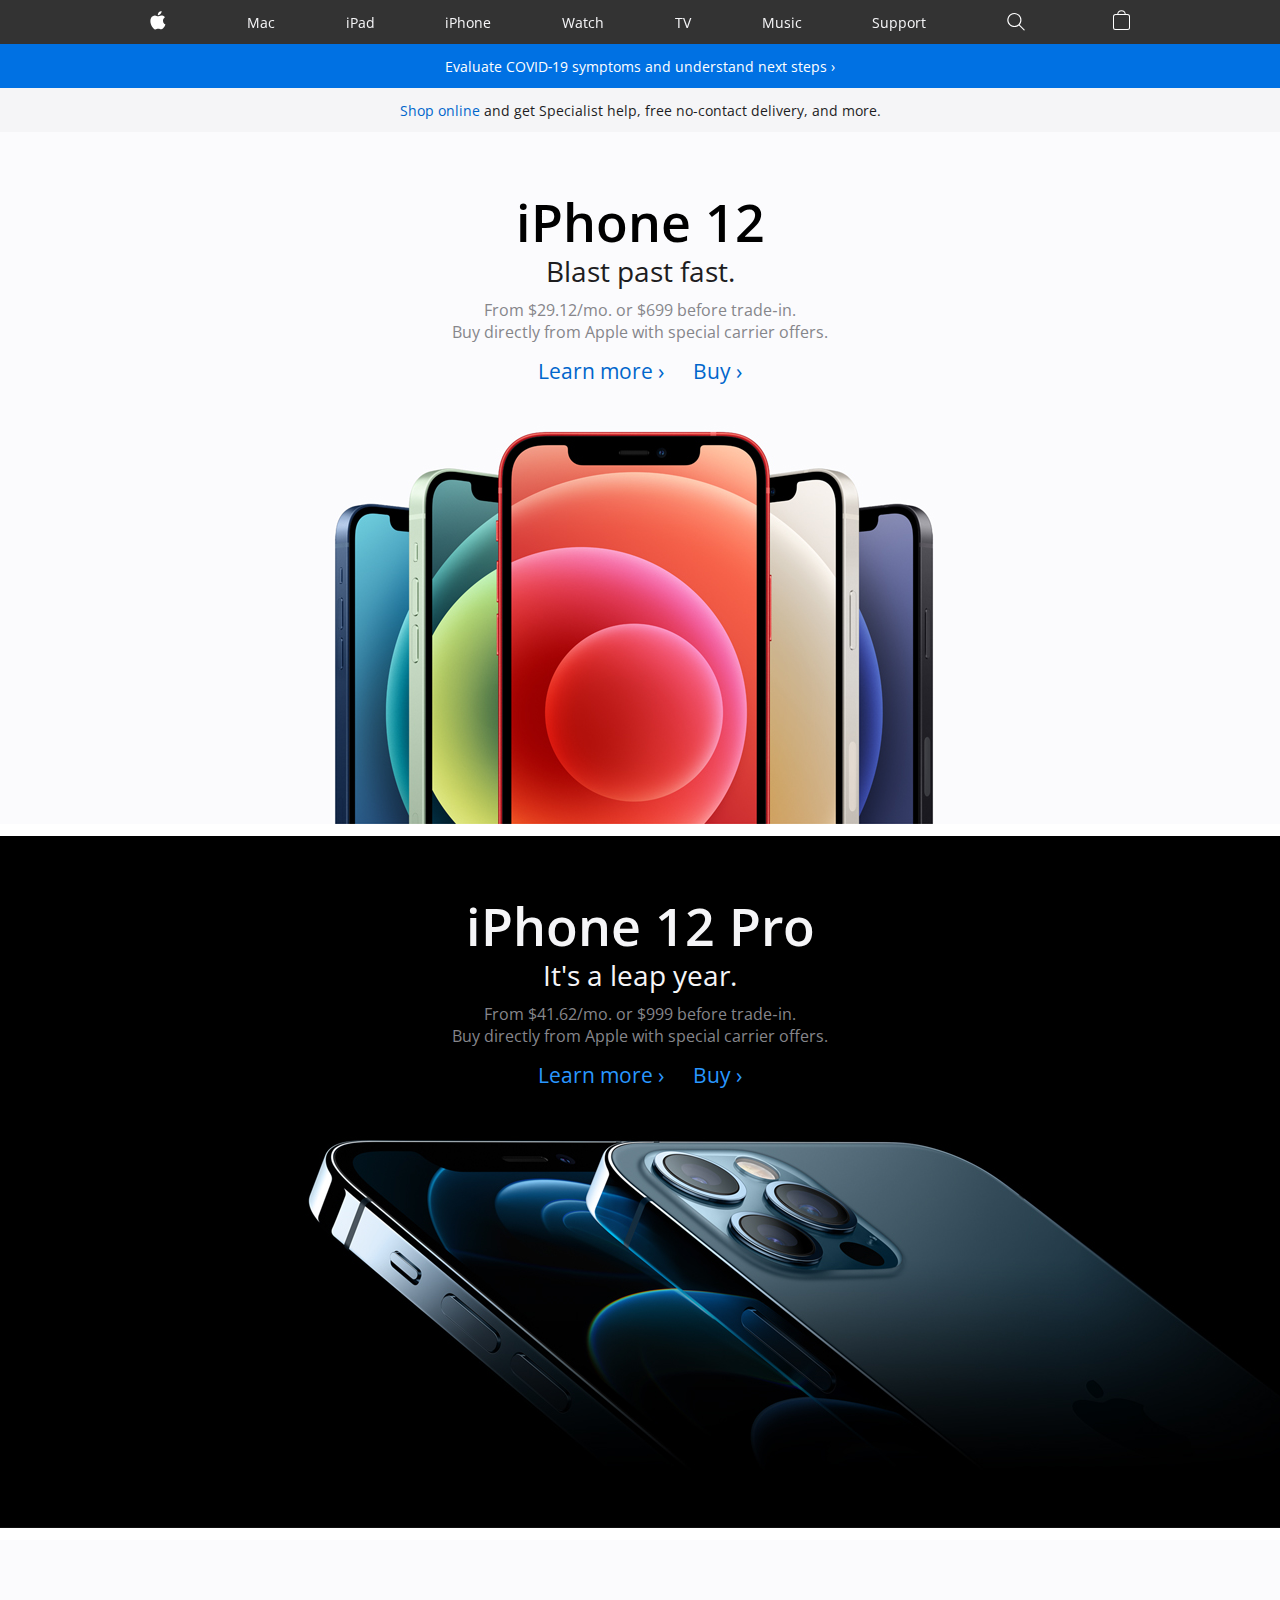
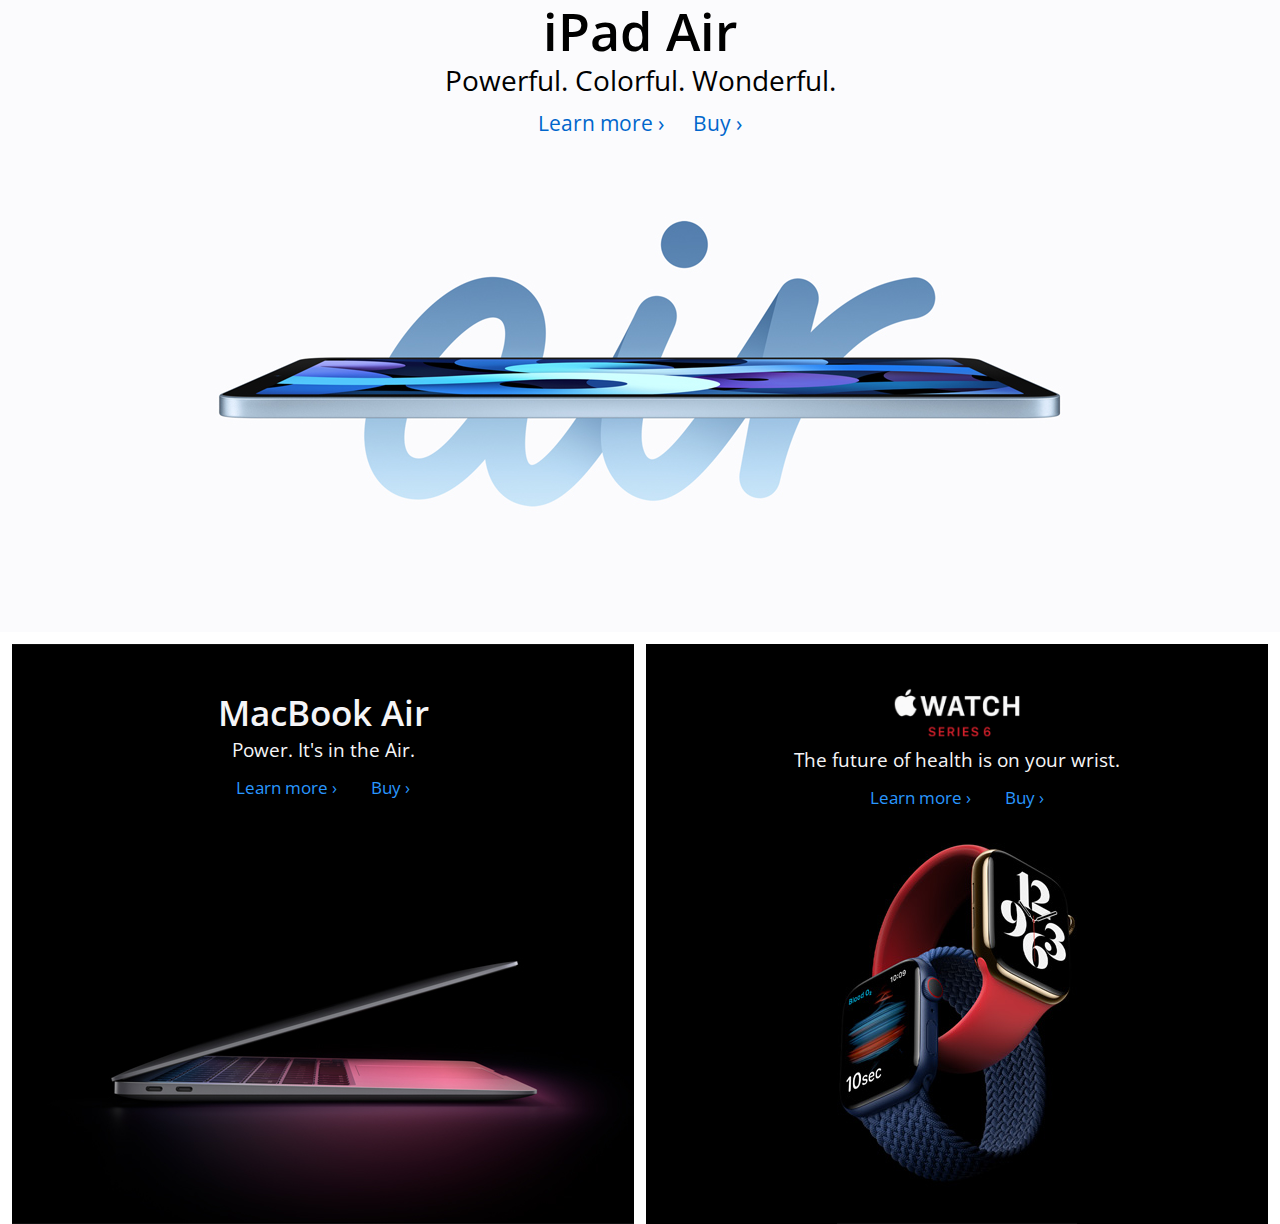
<file: AppleDesktop/index.html>
<!DOCTYPE html>
<html>
  <head>
	<link rel="preconnect" href="https://fonts.gstatic.com" />
	<link
	  href="https://fonts.googleapis.com/css2?family=Open+Sans:wght@400;700&display=swap"
	  rel="stylesheet"
	/>
	<link rel="stylesheet" href="styles.css" />
  </head>
  <body>
	<nav>
	  <div class="nav-container">
		<ul class="navbar-links">
		  <li id="logo"><a href="#"></a></li>
		  <li><a href="#">Mac</a></li>
		  <li><a href="#">iPad</a></li>
		  <li><a href="#">iPhone</a></li>
		  <li><a href="#">Watch</a></li>
		  <li><a href="#">TV</a></li>
		  <li><a href="#">Music</a></li>
		  <li><a href="#">Support</a></li>
		  <li id="search"><a href="#"></a></li>
		  <li id="bag"><a href="#"></a></li>
		</ul>
	  </div>
	</nav>
	<section class="covid">
	  <a href="#"
		>Evaluate COVID‑19 symptoms and understand next steps &#8250;</a
	  >
	</section>
	<section class="shop-online">
	  <p>
		<a href="#">Shop online</a> and get Specialist help, free no-contact
		delivery, and more.
	  </p>
	</section>
	<main>
	  <section class="iphone">
		<div class="iphone-text">
		  <h2>iPhone 12</h2>
		  <h3>Blast past fast.</h3>
		  <p>From $29.12/mo. or $699 before trade‑in.</p>
		  <p>Buy directly from Apple with special carrier offers.</p>
		  <div class="links-slides">
			<a href="#">Learn more &#8250;</a>
			<a href="#">Buy &#8250;</a>
		  </div>
		</div>
	  </section>
	  <section class="iphone_pro">
		<div class="iphone_pro-text">
		  <h2>iPhone 12 Pro</h2>
		  <h3>It's a leap year.</h3>
		  <p>From $41.62/mo. or $999 before trade‑in.</p>
		  <p>Buy directly from Apple with special carrier offers.</p>
		  <div class="links-slides">
			<a href="#">Learn more &#8250;</a>
			<a href="#">Buy &#8250;</a>
		  </div>
		</div>
	  </section>
	  <section class="ipad">
		<div class="ipad-text">
		  <h2>iPad Air</h2>
		  <h3>Powerful. Colorful. Wonderful.</h3>
		  <div class="links-slides">
			<a href="#">Learn more &#8250;</a>
			<a href="#">Buy &#8250;</a>
		  </div>
		</div>
	  </section>
	  <section class="first-row">
		<div class="card-left">
		  <div class="card-left-text">
			<h4>MacBook Air</h4>
			<h5>Power. It's in the Air.</h5>
			<div class="links-cards">
			  <a href="#">Learn more &#8250;</a>
			  <a href="#">Buy &#8250;</a>
			</div>
		  </div>
		</div>
		<div class="card-right">
		  <div class="card-right-text">
			<h4 class="one"></h4>
			<h5>The future of health is on your wrist.</h5>
			<div class="links-cards">
			  <a href="#">Learn more &#8250;</a>
			  <a href="#">Buy &#8250;</a>
			</div>
		  </div>
		</div>
	  </section>
	</main>
  </body>
</html>
</file>
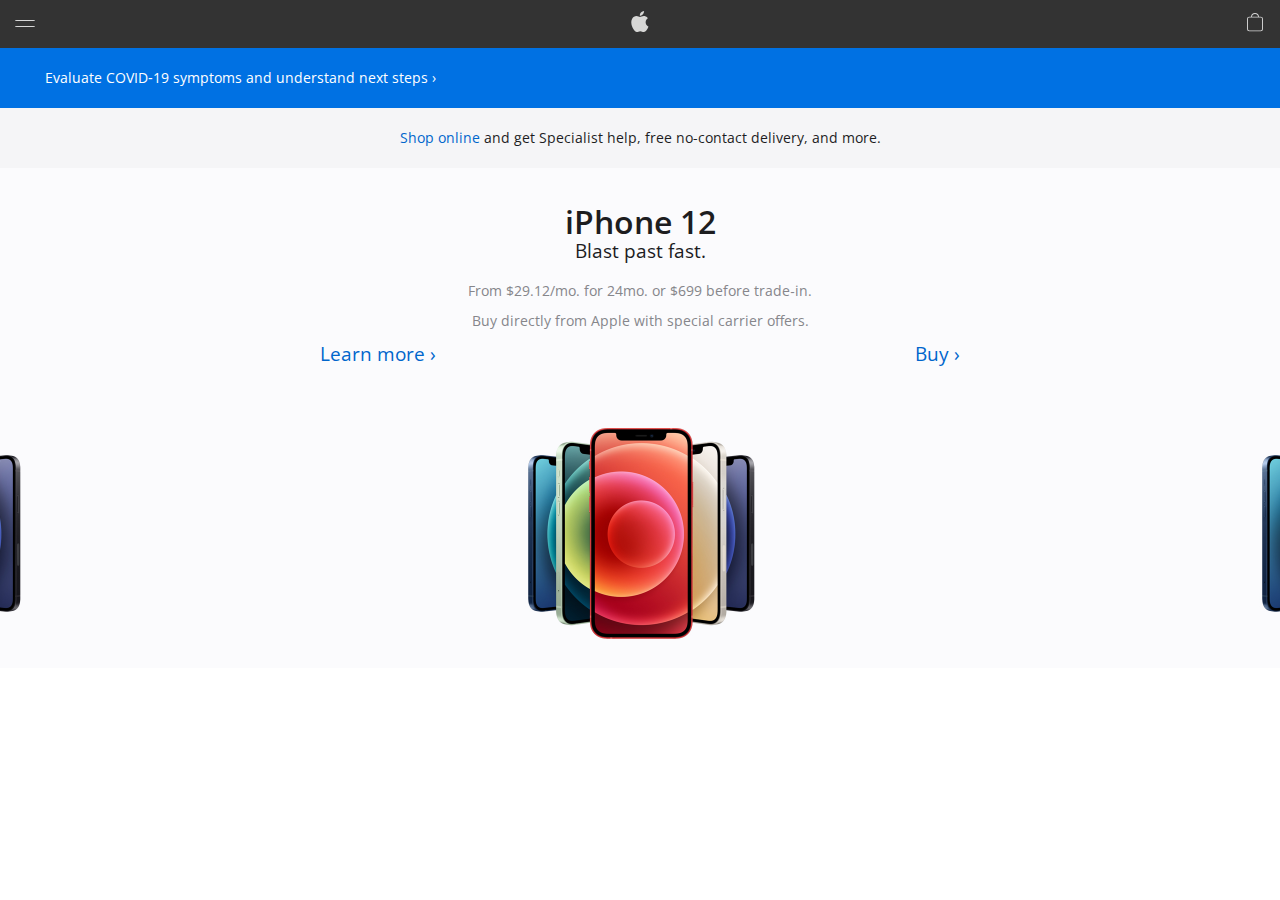
<file: AppleMobile/index.html>
<!DOCTYPE html>
<html>
  <head>     
    <meta name="viewport" content="width=device-width, initial-scale=1.0">
    <link rel="preconnect" href="https://fonts.gstatic.com" />
    <link rel="stylesheet" href="https://fonts.googleapis.com/css2?family=Open+Sans:wght@400;700&display=swap" />
    <link rel="stylesheet" href="styles/resets.css">
    <link rel="stylesheet" href="styles/styles.css">
  </head>
  <body>
    <input id="dropdown-menu" type="checkbox" value="">
    <nav>
      <ul class="navbar-links">
        <li id="menu-icon">
          <label for="dropdown-menu">
            <svg viewBox="0 0 100 60" width="20" height="30">
              <rect y="15" width="100" height="5" rx="8"></rect>
              <rect y="45" width="100" height="5" rx="8"></rect>
            </svg>
          </label>
        </li>
        <li id="logo-icon"></li>
        <li id="basket-icon"></li>
      </ul>
      <div class="menu">
        <div class="search-container">
          <div class="search-box">
            <span>Search apple.com</span>
          </div>
        </div>
        <hr>
        <div class="menu-list">
          <ul>
            <li>Mac</li>
            <li>iPad</li>
            <li>iPhone</li>
            <li>Watch</li>
            <li>TV</li>
            <li>Music</li>
            <li>Support</li>
          </ul>
        </div>
      </div>
    </nav>
    <section class="covid-bar">
      <a href="#">Evaluate COVID‑19 symptoms and understand next steps ›</a>
    </section>
    <section class="shop-bar">
      <p><a href="#">Shop online</a> and get Specialist help, free no-contact delivery, and more.</p>
    </section>
    <main>
      <section class="iphone">
        <div class="iphone-text">
          <h2>iPhone 12</h2>
          <h3>Blast past fast.</h3>
          <p>From $29.12/mo. for 24mo. or $699 before trade‑in.</p>
          <p>Buy directly from Apple with special carrier offers.</p>
          <div class="links-slides">
            <a href="#">Learn more &#8250;</a>
            <a href="#">Buy &#8250;</a>
          </div>
        </div>
      </section>
    </main>
  </body>
</html>
</file>
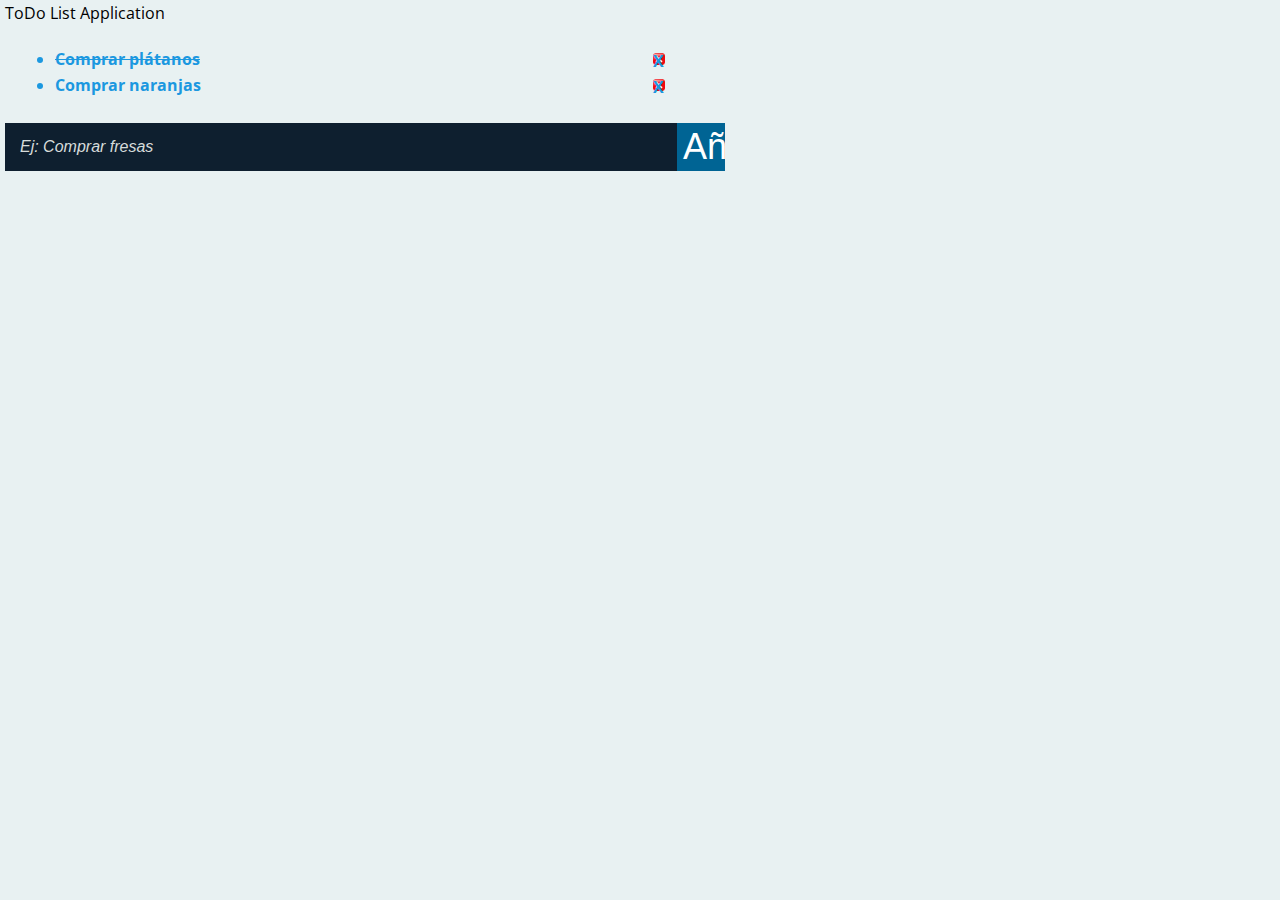
<file: ToDoList/index.html>
<!DOCTYPE html>
<html>
  <head>
    <meta charset="UTF-8">
    <meta name="viewport" content="width=device-width, initial-scale=1">
    <title>To Do List Application</title>
    <link rel="stylesheet" href="styles/resets.css">
    <link rel="preconnect" href="https://fonts.gstatic.com">
    <link href="https://fonts.googleapis.com/css2?family=Open+Sans:wght@400;700&display=swap" rel="stylesheet"> 
    <link rel="stylesheet" href="styles/styles.css">
    <script src="js/scripts.js"></script>
  </head>
  <body>
    <div class="container">
      <h1>ToDo List Application</h1>
      <div class="list__container">
        <ul>
          <div class="list__item-container">
            <li class="list__item list__item-completed">Comprar plátanos</li>
            <span>X</span>
          </div>
          <div class="list__item-container">
            <li class="list__item">Comprar naranjas</li>
            <span>X</span>
          </div>
        </ul>
      </div>
      <div class="form__container">
        <form id="todo__form">
          <input type="text" placeholder="Ej: Comprar fresas">
          <input type="submit" value="Añadir tarea">
        </form>
      </div>
    </div>
  </body>
</html>
</file>
<file: AppleDesktop/styles.css>
html {
    box-sizing: border-box;
}

*, *:before, *:after {
    box-sizing: inherit;
}

* {
    margin:0;
    padding: 0;
}

body {
    font-family: 'Open Sans', sans-serif;
    margin: 0;
  }

/***************************************
    MENÚ DE NAVEGACIÓN 
***************************************/
nav {
    width: 100%;
    background-color: rgba(0, 0, 0, 0.8);
    color: #f5f5f7;
    font-size: 14px;
    backdrop-filter: blur(20px);
    position: fixed;
    top: 0;
}

.nav-container {
    width: 1000px;
    height: 44px;
    display: flex;
    margin: 0 auto;
    align-items: center;
    justify-content: space-between;
}

.navbar-links {
    display: flex;
    list-style: none;
    width: 100%;
    align-items: center;
    justify-content: space-between;
}

#logo, #search, #bag {
    width: 36px;
    height: 44px;
    background-repeat: no-repeat;  
    cursor: pointer;
}

#logo {
    background-image: url(images/logo.svg);
    background-position: center;
}

#search {
    background-image: url(images/search.svg);
    background-position: 10px 0;
    background-size: 18px 88px;
}

#bag {
    background-image: url(images/bag.svg);
    background-position: center;
}

a:link, a:visited {
    text-decoration: inherit;
    color: inherit;
    cursor: pointer;
}

/***************************************
    BARRA COVID
***************************************/
.covid, .shop-online {
    width: 100%;
    height: 44px;
    font-size: 14px;
    display: flex;
    align-items: center;
    justify-content: center;
}

.covid {
    color: #ffffff;
    background-color: #0071e3;
    margin-top: 44px;
}

/***************************************
    BARRA SHOP
***************************************/
.shop-online {
    color: #1d1d1f;
    background-color: #f5f5f7; 
}

.shop-online a {
    color: #0066cc;
}

.covid a:hover, .shop-online a:hover {
    text-decoration: underline;
}

/***************************************
    SLIDES MAIN
***************************************/
.iphone, .iphone_pro, .ipad {
    width: 100%;
    height: 692px;  
    background-position: bottom;
    background-repeat: no-repeat;
    margin-bottom: 12px;
}

.iphone {
    background-image: url(images/iphone.jpg);
}

.iphone_pro {
    background-image: url(images/iphone_pro.jpg);
}

.ipad {
    background-image: url(images/ipad_air.jpg);
    background-color: #fbfbfd;
}

.iphone-text, .iphone_pro-text, .ipad-text {
    width: 100%;
    height: 260px;
    display: flex;
    flex-direction: column;
    align-items: center;
    justify-content: center;
    padding-top: 55px;
}

.ipad-text {
    padding-top: 0px;
}

.iphone-text h2, .iphone_pro-text h2, .ipad-text h2 {
    font-size: 52px;
    font-weight: 600;
    line-height: 1.07143;
}

.iphone_pro-text h2 {
    color: #1d1d1f;
}

.iphone_pro-text h2 {
    color: #f5f5f7;
}

.iphone-text h3, .iphone_pro-text h3, .ipad-text h3 {
    font-size: 28px;
    font-weight: 400;
    line-height: 1.07143;
    margin-top: 6px;
}

.iphone-text h3 {
    color: #1d1d1f;
}

.iphone_pro-text h3 {
    color: #f5f5f7;
}

.iphone-text p, .iphone_pro-text p {
    color: #86868b;
}

.iphone-text p:first-of-type, .iphone_pro-text p:first-of-type, .links-slides {
    margin-top: 13.6px;
}

.links-slides {
    width: 16%;
    display: flex;
    justify-content: space-between;
    font-size: 21px;
}

.links-slides a:hover {
    text-decoration: underline;
}

.iphone-text .links-slides, .ipad-text .links-slides {
    color: #0066cc;
}

.iphone_pro-text .links-slides {
    color: #2997ff;
}

.first-row {
    display: flex;
    height: 580px;
    margin: 0px 12px;
}

.card-left, .card-right {
    width: 50%;
    height: 100%;
    background-repeat: no-repeat;
    background-position: bottom;
}

.first-row .card-left {
    display: flex;
    flex-direction: column;
    margin-right: 6px;
    background-image: url(images/macbook_air.jpg);
}

.first-row .card-right {
    margin-left: 6px;
    background-color: #000000;
    background-image: url(images/watch.jpg);
}

.card-left-text, .card-right-text {
    width: 100%;
    height: 200px;
    display: flex;
    flex-direction: column;
    align-items: center;
    justify-content: center;
}

.card-left-text h4, .card-right-text h4 {
    font-size: 35px;
    font-weight: 600;
    line-height: 1.1;
}

.card-left-text h4 {
    color: #f5f5f7;
    margin-top: 5px;
}

.card-left-text h5, .card-right-text h5 {
    font-size: 19px;
    font-weight: 400;
    line-height: 1.2381;
    margin-top: 6px;
}

.card-left-text h5 {
    margin-top: 6px;
}

.card-right-text h5 {
    margin-top: 11px;
}

.card-left-text h5, .card-right-text h5 {
    color: #f5f5f7;
}

.links-cards {
    width: 28%;
    display: flex;
    justify-content: space-between;
    font-size: 17px;
}

.links-cards a:hover {
    text-decoration: underline;
}

.card-left-text .links-cards, .card-right-text .links-cards {
    color: #2997ff;
    margin-top: 13.6px;
}

.one {
    width: 128px;
    height: 59px;
    background-image: url(images/watch_logo.png);
    background-repeat: no-repeat;
    background-position: bottom;
    background-size: 128px 50px;
}
</file>
<file: AppleMobile/styles/styles.css>
html {
  box-sizing: border-box;
}
  
*, *:before, *:after {
  box-sizing: inherit;
}
  
* {
  padding: 0;
  margin: 0;
}

body {
  font-family: 'Open Sans', sans-serif;
  color: #1d1d1f;
}

nav {
  width: 100%;
  height: 48px;
  position: fixed;
  top: 0;
  background-color: rgba(0, 0, 0, 0.8);
  display: flex;
  align-items: center;
  justify-content: space-around;
  transition: background-color 0.3s ease-out 0.05s;
}

.navbar-links {
  width: 100%;
  list-style: none;
  display: flex;
  justify-content: space-between;
}

#menu-icon {
  width: 50px;
  display: flex;
  align-items: center;
  justify-content: center;
  opacity: 0.8;
}

label > svg {
  fill: white;
}

#logo-icon {
  width: 50px;
  height: 44px;
  background-image: url(../images/logo.svg);
  background-repeat: no-repeat;
  background-position: center;
  opacity: 0.8;
}

#basket-icon {
  width: 50px;
  height: 44px;
  background-image: url(../images/basket.svg);
  background-repeat: no-repeat;
  background-position: center;
  opacity: 0.8;
}

input[type="checkbox"] {
  display: none;
}

input[type="checkbox"]:checked + nav {
  background-color: black;
  transition: background-color 0.1s ease-in-out;
}

input[type="checkbox"]:checked + nav #basket-icon {
  background-image: none;
}

input[type="checkbox"]:checked + nav .menu{
  height: calc(100vh - 48px);
  transition: height 0.25s cubic-bezier(0.92, -0.01, 0.94, 0.73);
}

.menu {
  position: absolute;
  width: 100%;
  height: 0px;
  top: 48px;
  left: 0;
  color: #f5f5f7;
  background-color: black;
  font-size: 16px; 
  overflow: hidden;
  transition: height 0.25s cubic-bezier(0.92, -0.01, 0.94, 0.73);
}

.menu-list {
  padding: 0px 40px 8px 40px;
}

.menu-list > ul {
  list-style: none;
  opacity: 0.8;
}

.menu-list > ul > li {
  padding-top: 10px;
  padding-bottom: 10px;
}

.menu-list > ul > li:not(:first-of-type) {
  border-top: 1.5px solid #424245;
}

.search-container {
  width: 100%;
  height: 53px;
  padding-right: 10px;
  padding-left: 10px;
  background-color: black;
}

.search-box {
  width: 100%;
  height: 36px;
  background-color: #1d1d1f;
  display: flex;
  align-items: center;
  border-radius: 9px;
}

.search-box > span {
  padding-left: 30px;
  color: #6e6e73;
}

hr {
  border-color: #424245;
}

a:link, a:visited {
  text-decoration: inherit;
  color: inherit;
}

.covid-bar {
  width: 100%;
  height: 60px;
  font-size: 14px;
  background-color: #0071e3;
  margin-top: 48px;
  display: flex;
  align-items: center;
}

.covid-bar > a {
  text-align: center;
  color: white;
  margin: 0 45px;
}

.shop-bar {
  width: 100%;
  height: 60px;
  font-size: 14px;
  background-color: #f5f5f7;
  display: flex;
  align-items: center;
  justify-content: space-around;
  text-align: center;
}

.shop-bar > p {
  width: 82.5%;
  max-width: 600px;
}

.shop-bar > p > a {
  color: #0066CC;
}

.iphone {
  width: 100%;
  height: 500px;
  background-image:url(../images/iphone.jpg);
  background-position: bottom;
  background-size: 734px 548px;
}

.iphone-text {
  width: 100%;
  display: flex;
  flex-direction: column;
  align-items: center;
  justify-content: center;
  padding-top: 37px;
}

.iphone-text > h2 {
  font-size: 32px;
  font-weight: 600;
  line-height: 1.07143;
}

.iphone-text > h3 {
  font-size: 19px;
  font-weight: 400;
  line-height: 1.07143;
  margin-top: 2px;
  color: #1d1d1f;
}

.iphone-text > p {
  color: #86868b;
  font-size: 13.5px;
  margin-top: 19px;
  margin-right: 93px;
  margin-left: 93px;
  text-align: center;
  line-height: 1.5;
}

.iphone-text > p:first-of-type {
  margin-top: 19px;
}

.iphone-text > p:last-of-type {
  margin-top: 10px;
}

.links-slides {
  width: 50%;
  display: flex;
  justify-content: space-between;
  font-size: 19px;
  margin-top: 13.5px;
  color: #0066cc;
}
</file>
<file: ToDoList/styles/styles.css>
html {
  box-sizing: border-box;
  font-family: 'Open Sans', sans-serif;
}

*, *:before, *:after {
  box-sizing: inherit;
}

body {
  background-color: #e8f1f2;
}

.container {
  display: flex;
  flex-direction: column;
  max-width: 720px;
  margin: 5px 5px;
}

.container > .form__container > form {
  display: flex;
}

.form__container > form > input {
  border: none;
  height: 48px;
}

.form__container > form > input[type="text"] {
  background-color: #0e1f2f;
  width: 100%;
  padding: 15px;
  font-size: 16px;
}

.form__container > form > input[type="submit"] {
  width: 48px;
  font-size: 36px;
  font-weight: lighter;
  background-color: #006494;
}

.list__container > ul {
  list-style-type: disc;
  margin: 30px 50px;
  font-weight: bold;
}

.list__container > ul > .list__item-container {
  display: list-item;
  margin: 10px auto;
  position: relative;
  color: #1b98e0;
}

.list__container > ul > .list__item-container > .list__item {
  display: inline;
}

.list__container > ul > .list__item-container > span {
  cursor: pointer;
  position: absolute;
  width: 12px;
  height: 12px;
  right: 10px;
  top: 2px;
  background-image: url(../images/close.png);
  background-repeat: round;
}

.list__container > ul > .list__item-container > .list__item-completed {
  text-decoration: line-through;
}

input {
  color: white;
  background-color: #8860d0;
}

input::placeholder {
  font-weight: lighter;
  font-style: italic;
  color: #fdfffcd8;
}
</file>
<file: AppleMobile/styles/resets.css>
html, body, div, span, applet, object, iframe,
h1, h2, h3, h4, h5, h6, p, blockquote, pre,
a, abbr, acronym, address, big, cite, code,
del, dfn, em, img, ins, kbd, q, s, samp,
small, strike, strong, sub, sup, tt, var,
b, u, i, center,
dl, dt, dd, ol, ul, li,
fieldset, form, label, legend,
table, caption, tbody, tfoot, thead, tr, th, td,
article, aside, canvas, details, embed, 
figure, figcaption, footer, header, hgroup, 
menu, nav, output, ruby, section, summary,
time, mark, audio, video {
	margin: 0;
	padding: 0;
	border: 0;
	font-size: 100%;
	font: inherit;
	vertical-align: baseline;
}
/* HTML5 display-role reset for older browsers */
article, aside, details, figcaption, figure, 
footer, header, hgroup, menu, nav, section {
	display: block;
}
body {
	line-height: 1;
}
ol, ul {
	list-style: none;
}
blockquote, q {
	quotes: none;
}
blockquote:before, blockquote:after,
q:before, q:after {
	content: '';
	content: none;
}
table {
	border-collapse: collapse;
	border-spacing: 0;
}
</file>
<file: ToDoList/styles/resets.css>
html, body, div, span, applet, object, iframe,
h1, h2, h3, h4, h5, h6, p, blockquote, pre,
a, abbr, acronym, address, big, cite, code,
del, dfn, em, img, ins, kbd, q, s, samp,
small, strike, strong, sub, sup, tt, var,
b, u, i, center,
dl, dt, dd, ol, ul, li,
fieldset, form, label, legend,
table, caption, tbody, tfoot, thead, tr, th, td,
article, aside, canvas, details, embed, 
figure, figcaption, footer, header, hgroup, 
menu, nav, output, ruby, section, summary,
time, mark, audio, video {
	margin: 0;
	padding: 0;
	border: 0;
	font-size: 100%;
	font: inherit;
	vertical-align: baseline;
}
/* HTML5 display-role reset for older browsers */
article, aside, details, figcaption, figure, 
footer, header, hgroup, menu, nav, section {
	display: block;
}
body {
	line-height: 1;
}
ol, ul {
	list-style: none;
}
blockquote, q {
	quotes: none;
}
blockquote:before, blockquote:after,
q:before, q:after {
	content: '';
	content: none;
}
table {
	border-collapse: collapse;
	border-spacing: 0;
}
</file>
